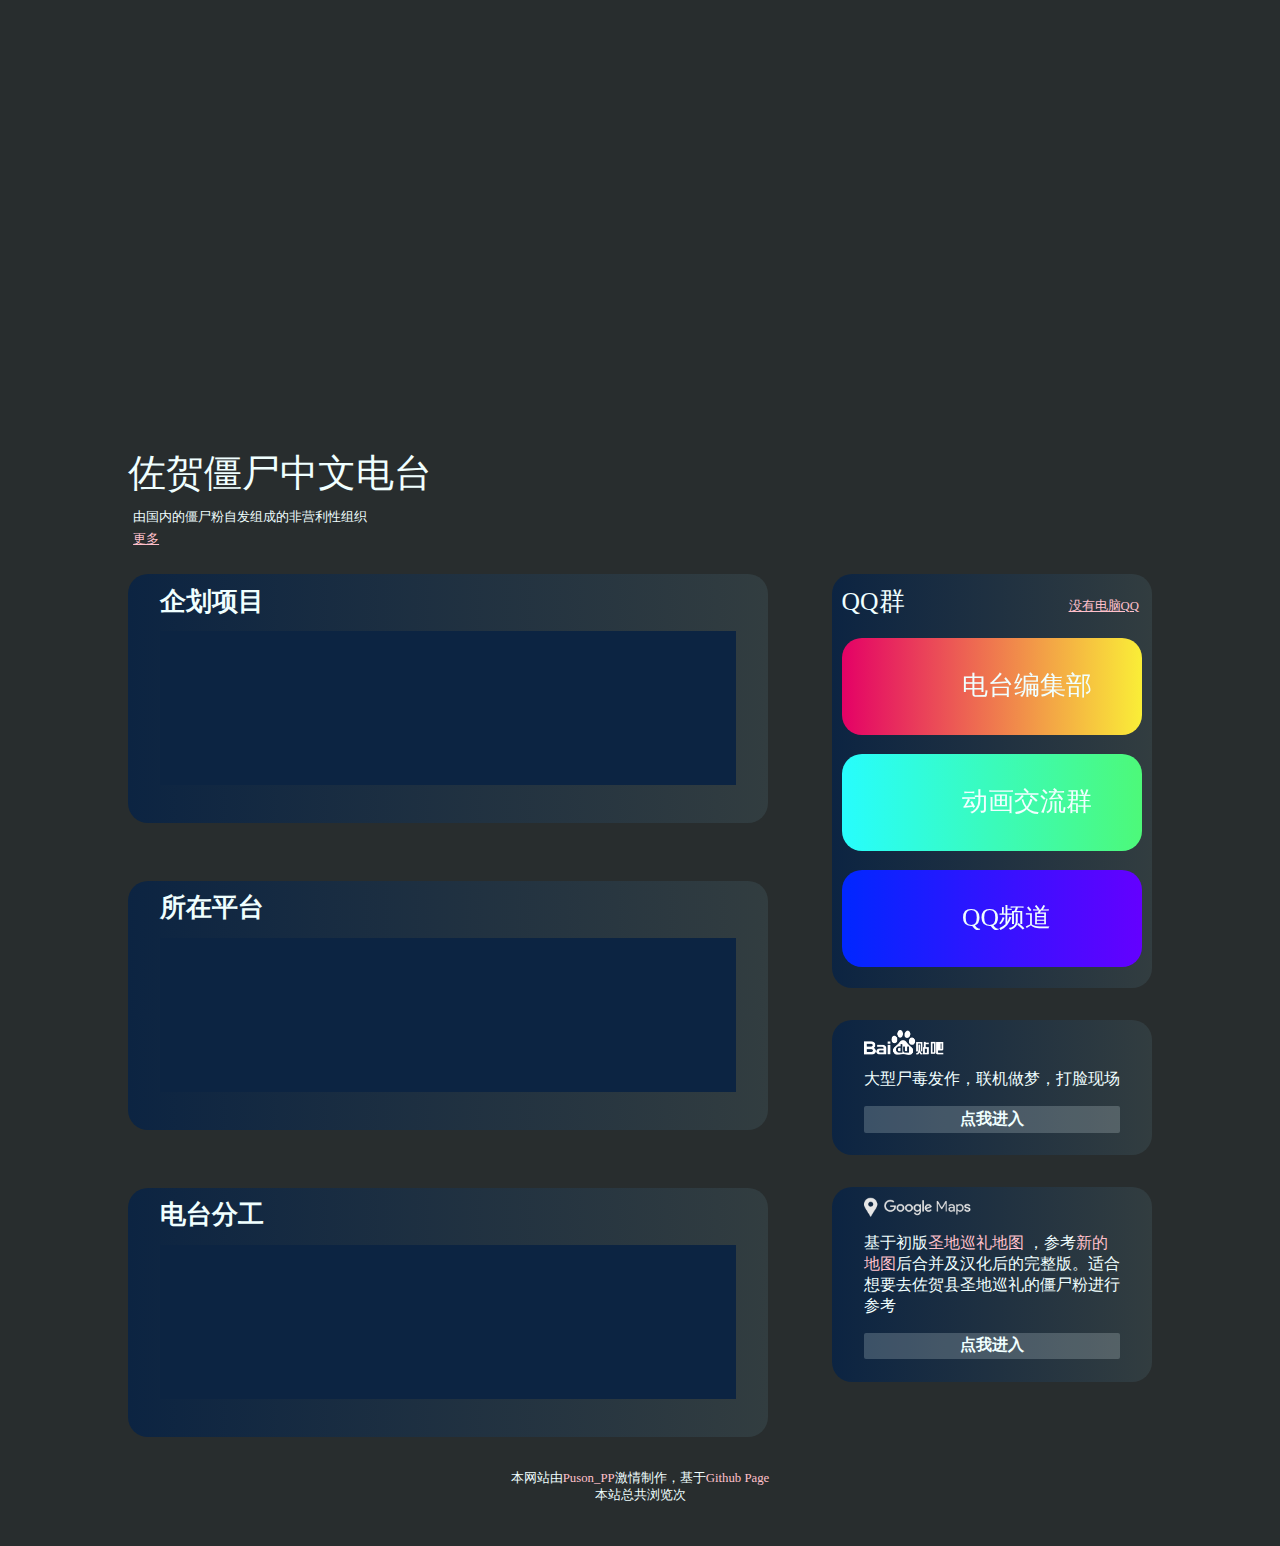
<file: index.html>
<!doctype html>
<html>
<head>
<meta charset="utf-8">
<title>佐贺僵尸中文电台</title>
<meta
      name="description"
      content="我们是国内热爱《佐贺偶像是传奇》的僵尸粉自发组成的非营利性组织，致力于推广和制作更多优秀作品以及衍生作品的汉化。"
    />
 <meta
      name="keywords"
      content="佐贺偶像是传奇,佐贺僵尸中文电台,二次元,动漫,动画,acfun,bilibili,佐贺偶像是传奇卷土重来"
    />
<link rel="icon" href="fm.ico">
<link href="css/main.css" rel="stylesheet" type="text/css" media="screen">
<link href="css/box.css" rel="stylesheet" type="text/css" media="screen">
<link href="css/media.css" rel="stylesheet" type="text/css" media="screen">
<link href="css/media2.css" rel="stylesheet" type="text/css" media="screen">
<link href="css/basic.css" rel="stylesheet" type="text/css" media="screen">
</head>

<body>
	<!--本页面构图存在一定bug，由于时间和技术等关系顾不上修复，请尽量不要改变页面大小。如出现元素错位等问题请刷新页面。网站完善还需要更多技术大佬提供帮助，欢迎加入我们-->
	<div class="opennav">
		<img src="icon/more.png" style="width: 90%;" onclick="opennav()">
	</div>

	</div>
	<div class="layout">
		<div class="title">
			佐贺僵尸中文电台
		</div>
		<div class="content">
			<div class="short">
				由国内的僵尸粉自发组成的非营利性组织
			</div>
			<div class="button1" id="button1">
				更多
			</div>
			<div class="hidden" id="hidden">
				我们致力于推广宣传《佐贺偶像是传奇》相关内容，主要工作内容为跟进官方情报，汉化相关衍生作品，努力使优秀的二创作品不被埋没，并合作企划更多相关作品，促进圈内活力。不会进行任何形式的盈利，欢迎更多的僵尸粉加入我们。一切权力归佐贺偶像是传奇制作委员会所有
			</div>
		</div>
	</div>
	<div class="box">
		<div class="element1" onclick="location='project.html'">
			<div class="ebox">企划项目</div>
			<div class="c1">

			</div>

		</div>
		<div class="element2" onclick="location='platform.html'">
			<div class="ebox">所在平台</div>
			<div class="c2">

			</div>

		</div>
		<div class="element3" onclick="location='group.html'">
			<div class="ebox">电台分工</div>
			<div class="c3">

			</div>

		</div>
	</div>
	<div class="right" id="right">
		<div class="box2">
			<div class="con2">
				<span class="QQ">QQ群</span>
				<img src="icon/close.png" style="width: 15%;" class="close" onclick="closenav()">
				<span class="noqq"><a href="noqq.html" target="_blank" class="none" style="color: pink;"> 没有电脑QQ</a></span>
				<div class="g1" id="g1" title="分享情报趣闻，提出企划或建议" onclick="window.open('https://jq.qq.com/?_wv=1027&k=jf30jM1Z')">
					<div class="g1c" id="g1c">电台编集部</div>
					<div class="g1h" id="g1h">点我进入！</div>
				</div>
				<div class="g2" id="g2" title="僵尸粉的闲聊群" onclick="window.open('https://jq.qq.com/?_wv=1027&k=8wJfUGnG')">
					<div class="g2c" id="g2c">动画交流群</div>
					<div class="g2h" id="g2h">点我进入！</div>
				</div>
				<div class="g3" id="g3" onclick="window.open('https://qun.qq.com/qqweb/qunpro/share?_wv=3&_wwv=12&appChannel=share&inviteCode=1U6AqI&from=246610&biz=ka')">
					<div class="g3c" id="g3c">QQ频道</div>
					<div class="g3h" id="g3h">点我进入！</div>
				</div>
			</div>
		</div>
		<div class="box3">
			<div class="icon">
			<img src="icon/tieba.png" style="width: 25%;">
			</div>
			<div class="ct">
				大型尸毒发作，联机做梦，打脸现场
			</div>
			<div class="enter" onclick="window.open('https://tieba.baidu.com/f?kw=%E4%BD%90%E8%B4%BA%E5%81%B6%E5%83%8F%E6%98%AF%E4%BC%A0%E5%A5%87&fr=index')">
				点我进入
			</div>
		</div>
		<div class="box3">
			<div class="icon">
				<img src="icon/google-map.png" style="width:35%;">
			</div>
			<div class="ct">
				基于初版<a href="https://tieba.baidu.com/p/7430556419" target="_blank" class="none" style="color: pink;">圣地巡礼地图</a> ，参考<a href="https://www.google.com/maps/d/edit?mid=122agRy3VQcb3aOgNXH6-DmJlyol6J9ap&ll=33.492140332336405,129.8217165613678&z=14" target="_blank" class="none" style="color: pink;">新的地图</a>后合并及汉化后的完整版。适合想要去佐贺县圣地巡礼的僵尸粉进行参考
			</div>
			<div class="enter"onclick="window.open('https://www.google.com/maps/d/edit?mid=1FsacmdFbGaTBbop5kMILL-GMqHrAVnYP&usp=sharing')">
				点我进入
			</div>
		</div>
	</div>
	<div class="bottom">
		本网站由<a href="http://pusonpp.com" target="_blank" class="none" style="color: pink;">Puson_PP</a>激情制作，基于<a href="https://github.com/PusonPP/fmzombie.github.io" target="_blank" class="none" style="color: pink;">Github Page</a><br>
		<span id="busuanzi_container_site_pv">本站总共浏览<span id="busuanzi_value_site_pv"></span>次</span>
	</div>
	<script src="js/main.js"></script>
	<script async src="//busuanzi.ibruce.info/busuanzi/2.3/busuanzi.pure.mini.js"></script>
	<!-- Global site tag (gtag.js) - Google Analytics -->
	<script async src="https://www.googletagmanager.com/gtag/js?id=G-MHSDEBBFYJ"></script>
	<script>
	window.dataLayer = window.dataLayer || [];
	function gtag(){dataLayer.push(arguments);}
	gtag('js', new Date());

	gtag('config', 'G-MHSDEBBFYJ');
	</script> 
</body>
</html>
</file>
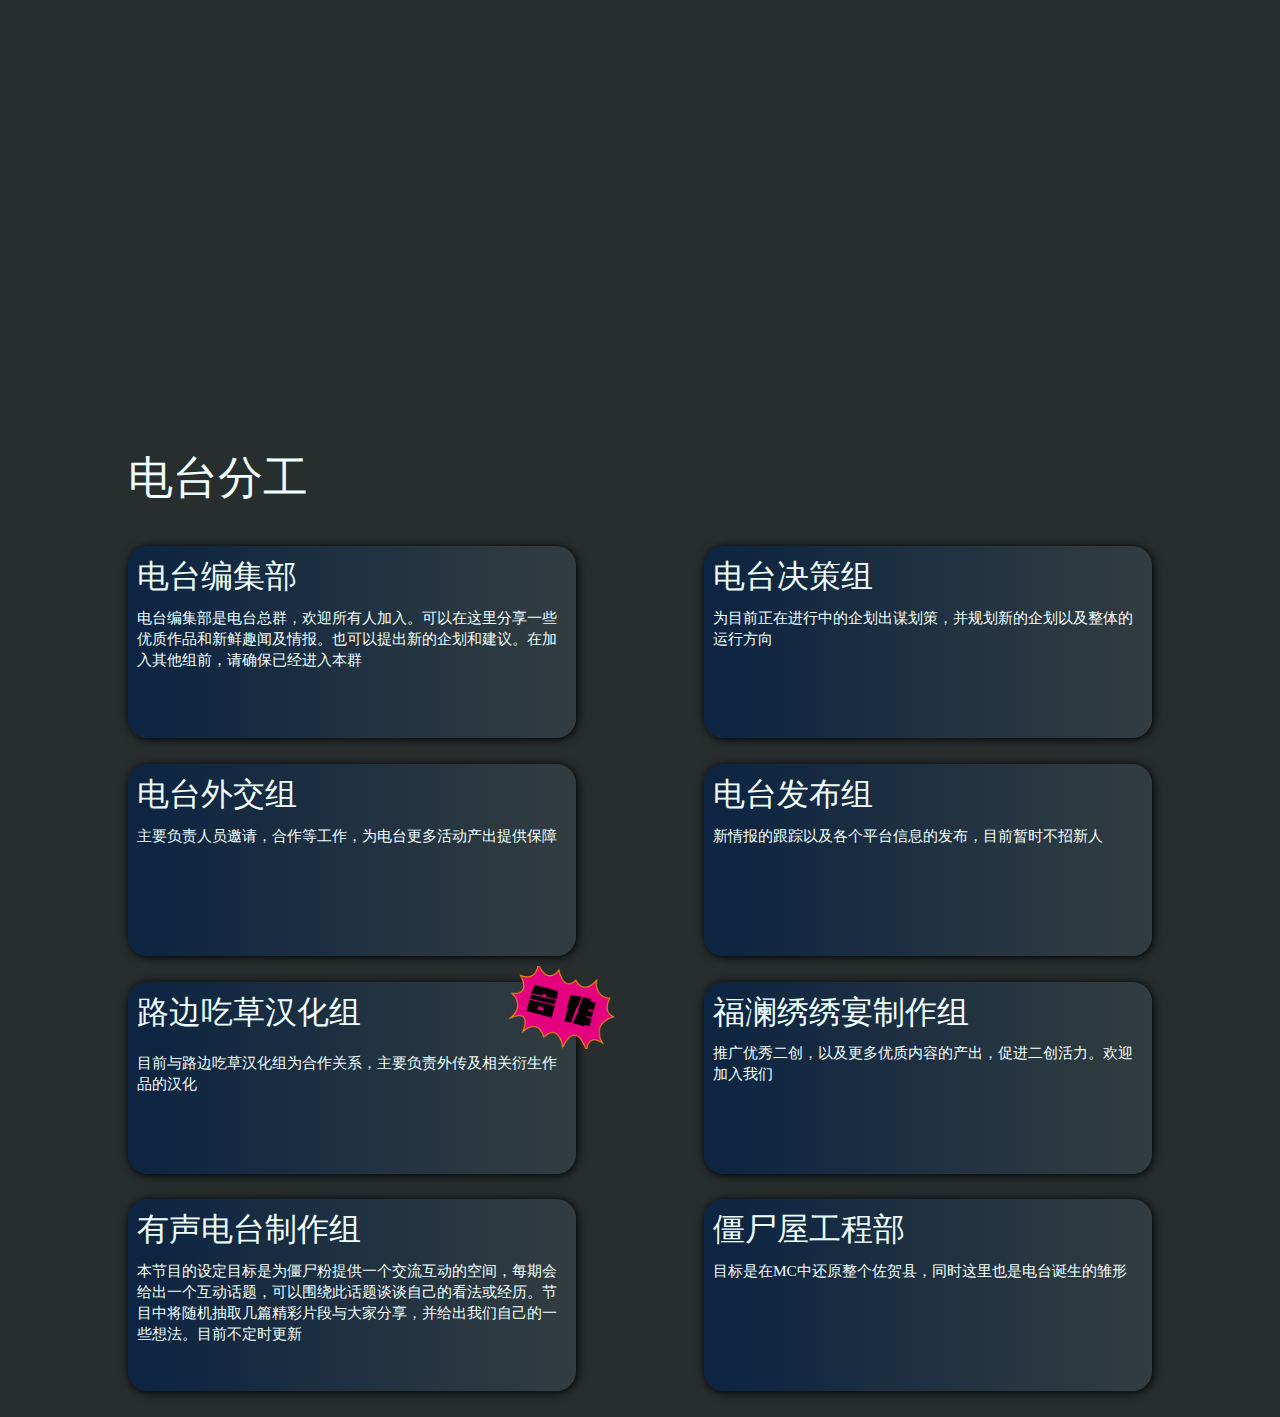
<file: group.html>
<!DOCTYPE html>
<head>
    <meta charset="UTF-8">
    <meta http-equiv="X-UA-Compatible" content="IE=edge">
    <meta name="viewport" content="width=device-width, initial-scale=1.0">
    <title>电台分工</title>
    <link rel="icon" href="fm.ico">
    <link href="css/basic.css" rel="stylesheet" type="text/css" media="screen">
    <link href="css/group.css" rel="stylesheet" type="text/css" media="screen">
    <link href="css/group_media.css" rel="stylesheet" type="text/css" media="screen">
</head>
<body>
    <div class="ti">电台分工</div>
    <div class="g_main1">
        <div class="fmm">
            <div class="group_ti" onclick="window.open('https://jq.qq.com/?_wv=1027&k=R9q0toUq')">电台编集部</div>
            <div class="group_content">电台编集部是电台总群，欢迎所有人加入。可以在这里分享一些优质作品和新鲜趣闻及情报。也可以提出新的企划和建议。在加入其他组前，请确保已经进入本群</div>
        </div>
        <div class="fmm">
            <div class="group_ti" onclick="window.open('https://jq.qq.com/?_wv=1027&k=wOHdRAoT')">电台外交组</div>
            <div class="group_content">主要负责人员邀请，合作等工作，为电台更多活动产出提供保障</div>
        </div>
        <div class="fmm">
            <div class="group_ti" style="display: inline-block;">路边吃草汉化组</div>
            <img src="icon/work.png" class="work">
            <div class="group_content" style="padding-top: 0%;">目前与路边吃草汉化组为合作关系，主要负责外传及相关衍生作品的汉化</div>
        </div>
        <div class="fmm">
            <div class="group_ti" onclick="window.open('https://jq.qq.com/?_wv=1027&k=NGJlKIWe')">有声电台制作组</div>
            <div class="group_content">本节目的设定目标是为僵尸粉提供一个交流互动的空间，每期会给出一个互动话题，可以围绕此话题谈谈自己的看法或经历。节目中将随机抽取几篇精彩片段与大家分享，并给出我们自己的一些想法。目前不定时更新</div>
        </div>
    </div>
    <div class="g_main2">
        <div class="fmm" onclick="window.open('https://jq.qq.com/?_wv=1027&k=VEru2hox')">
            <div class="group_ti">电台决策组</div>
            <div class="group_content">为目前正在进行中的企划出谋划策，并规划新的企划以及整体的运行方向</div>
        </div>
        <div class="fmm">
            <div class="group_ti">电台发布组</div>
            <div class="group_content">新情报的跟踪以及各个平台信息的发布，目前暂时不招新人</div>
        </div>
        <div class="fmm">
            <div class="group_ti" onclick="window.open('https://jq.qq.com/?_wv=1027&k=0jcsfdU2')">福澜绣绣宴制作组</div>
            <div class="group_content">推广优秀二创，以及更多优质内容的产出，促进二创活力。欢迎加入我们</div>
        </div>
        <div class="fmm">
            <div class="group_ti" onclick="window.open('https://jq.qq.com/?_wv=1027&k=8lH7BtqQ')">僵尸屋工程部</div>
            <div class="group_content">目标是在MC中还原整个佐贺县，同时这里也是电台诞生的雏形</div>
        </div>
    </div>
</body>
</html>
</file>
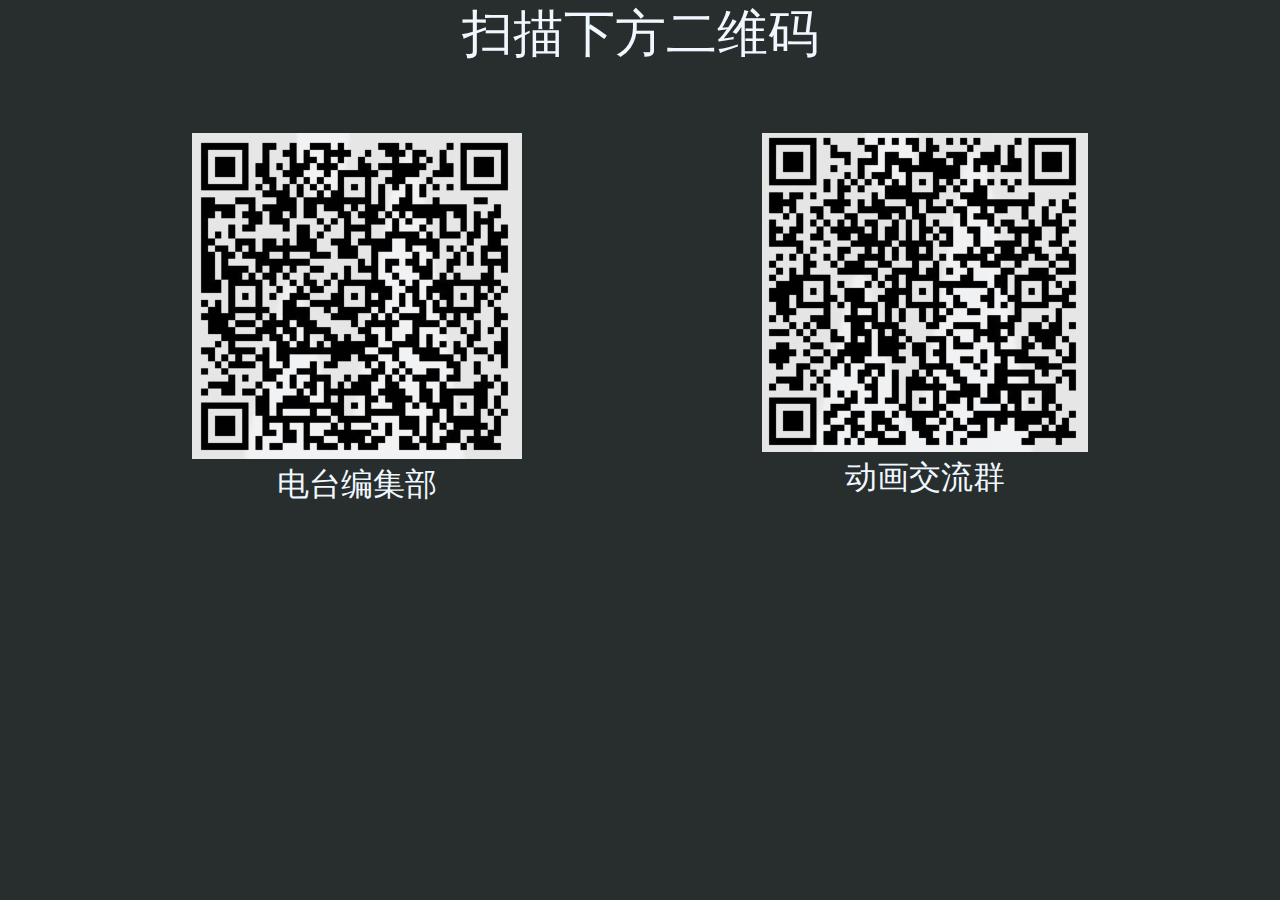
<file: noqq.html>
<!DOCTYPE html>
<html>
<head>
    <meta charset="UTF-8">
    <meta http-equiv="X-UA-Compatible" content="IE=edge">
    <meta name="viewport" content="width=device-width, initial-scale=1.0">
    <link href="css/noqq.css" rel="stylesheet" type="text/css" media="screen">
    <title>没有电脑QQ</title>
    <link rel="icon" href="fm.ico">
</head>
<body>
     <div class="ti">扫描下方二维码</div>
     <div class="qrleft">
         <div class="ig">
             <img src="icon/QR_FM.png">
         </div>
         <div class="wrd">电台编集部</div>
     </div>
     <div class="qrright">
        <div class="ig">
            <img src="icon/QR_zom.png">
        </div>
        <div class="wrd">动画交流群</div>
    </div>
</body>
</html>
</file>
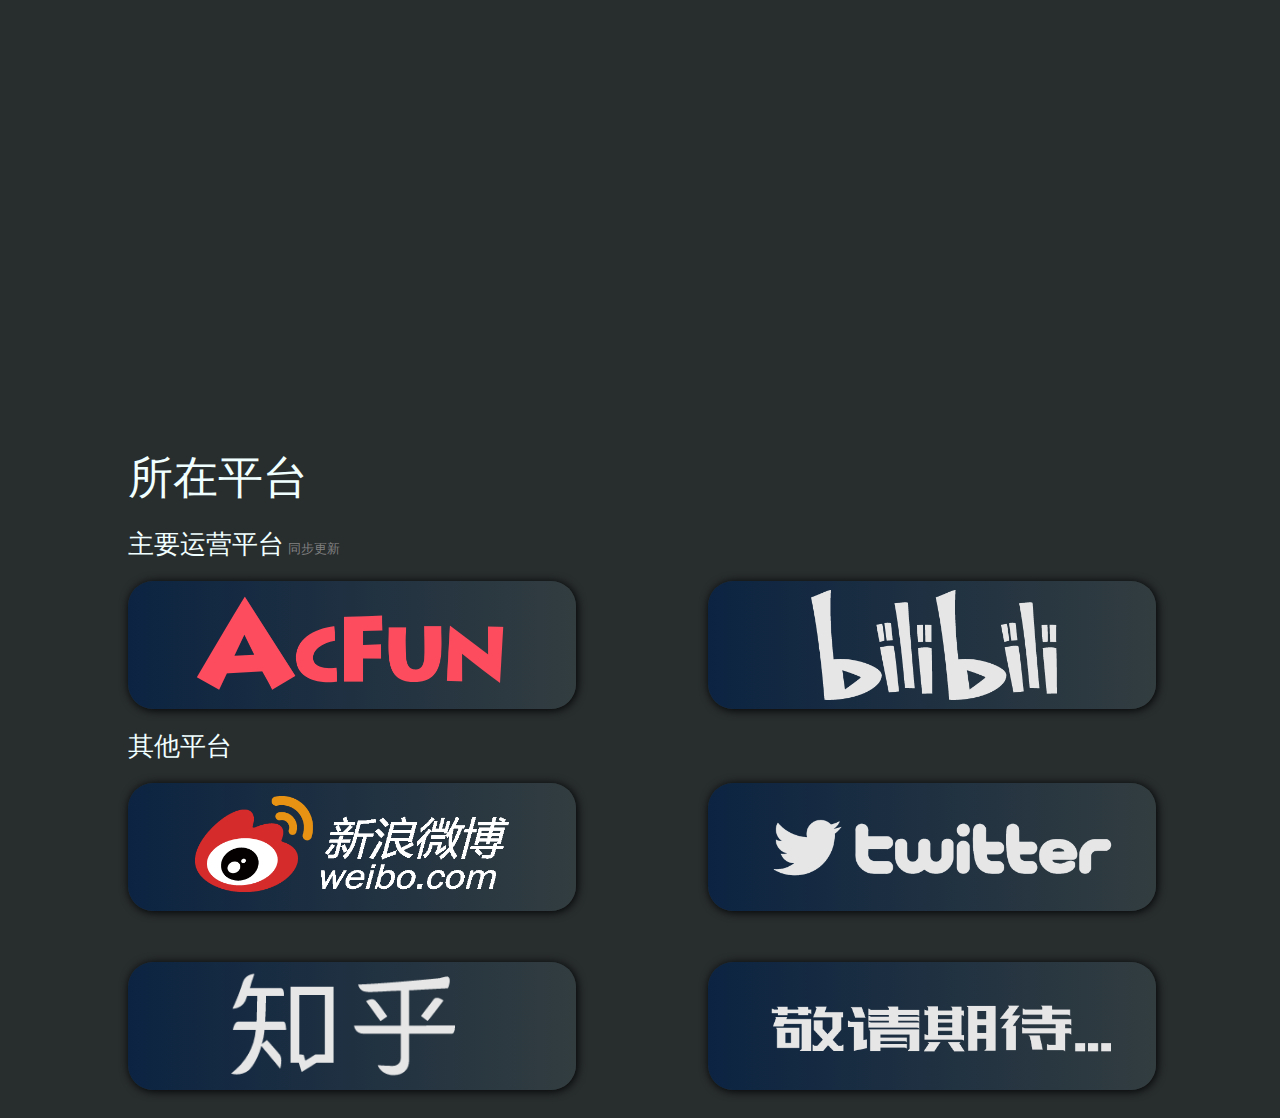
<file: platform.html>
<!DOCTYPE html>
<head>
    <meta charset="UTF-8">
    <meta http-equiv="X-UA-Compatible" content="IE=edge">
    <meta name="viewport" content="width=device-width, initial-scale=1.0">
    <title>所在平台</title>
    <link rel="icon" href="fm.ico">
    <link href="css/basic.css" rel="stylesheet" type="text/css" media="screen">
    <link href="css/platform.css" rel="stylesheet" type="text/css" media="screen">
    <link href="css/platform_media.css" rel="stylesheet" type="text/css" media="screen">
</head>
<body>
    <div class="ti">所在平台</div>
    <div class="pl_ma">主要运营平台</div>
    <div class="pl_no">同步更新</div>
    <div class="pl_mo">
        <div class="pl_module" onclick="window.open('https://www.acfun.cn/u/57474410')">
            <img src="icon/acfun.png" class="acfun">
        </div>
        <div class="pl_module" onclick="window.open('https://space.bilibili.com/1768112303')">
            <img src="icon/bilibili.png" class="bilibili">
        </div>
    </div>
    <div class="pl_ma">其他平台</div>
    <div class="pl_mo">
        <div class="pl_module" onclick="window.open('https://weibo.com/u/6280212270')">
            <img src="icon/weibo.png" class="weibo">
        </div>
        <div class="pl_module" onclick="window.open('https://twitter.com/FM_ZOMBIE')">
            <img src="icon/twitter.png" class="twitter">
        </div>
    </div>
    <div class="pl_mo" style="margin-top: 4%; margin-bottom: 2%;">
        <div class="pl_module" onclick="window.open('https://www.zhihu.com/people/FMZOMBIE')">
            <img src="icon/zhihu.png" class="zhihu">
        </div>
        <div class="pl_module">
            <img src="icon/moto.png" class="moto">
        </div>
    </div>
</body>
</html>
</file>
<file: css/main.css>
@charset "utf-8";
/* CSS Document */
*{
	padding: 0%;
	margin: 0%;
}
a{ 
    text-decoration:none;
}
body{
	background-color: #282D2E;
	background-image: url("https://s2.loli.net/2022/04/03/My5qZGbfY4UheHa.png");
	background-repeat: no-repeat;
	background-size: 100%;
	background-position: 0% 0%;
}
.layout{
	padding-left: 10%;
	padding-right: 10%;
	padding-top: 35%;
}
.title{
	color: azure;
	font-size: 3vw;
	font-family: "SThupo";
}
.content{
	color: azure;
	padding-top: 1%;
	padding-left: 0.5%;
	font-size: 1vw;
}
.button1{
	padding-top: 0.5%;
	width: fit-content;
	cursor: pointer;
	color: pink;
	text-decoration: underline;
}
.hidden{
	padding-top: 0.5%;
	display: none;
}
.opennav{
	display: none;
	position: absolute;
	padding-left: 90%;
	top: 0%;
}
.close{
	display: none;
}
</file>
<file: css/box.css>
/* 左侧栏 */
.box{
    float: left;
    position: relative;
    left: 10%;
    width: 50%;
    margin-top: 2%;
    margin-bottom: 2%;
    padding-bottom: 2%;
}
.element1, .element2, .element3{
    position: inherit;
    width: auto;
    padding-bottom: 8%;
    background-color: #0c2442;
    background-image: linear-gradient(to right,#0c2442, #323d40);
    border-radius: 20px;
    margin-bottom: 9%;
    cursor: pointer;
}
.element1:hover{
    -moz-box-shadow: 10px 10px 5px black; 
    box-shadow: 1px 10px 10px black;
}
.element2:hover{
    -moz-box-shadow: 10px 10px 5px black; 
    box-shadow: 1px 10px 10px black;
}
.element3:hover{
    -moz-box-shadow: 10px 10px 5px black; 
    box-shadow: 1px 10px 10px black;
}
.ebox{
    color: azure;
    position: relative;
    left: 5%;
    font-size: 2vw;
    padding-top: 1.5%;
    font-family:"STHeiti";
    font-weight: 600;
}
.c1, .c2, .c3{
    position: relative;
    width: 90%;
    top: 1vmax;
    left: 2.5vmax;
    padding-bottom: 24%;
    background-repeat: no-repeat;
    background-size: 101% 101%;
    background-color: #0c2442;
}

.c1{
    background-image: url('https://s2.loli.net/2022/04/03/RcmviWlzTBJtYh3.png');
}
.c2{
    background-image: url('https://s2.loli.net/2022/04/03/y5Ksb9iM7xGpejB.png');
}
.c3{
    background-image: url('https://s2.loli.net/2022/04/03/auW6BXO8ClJqL4n.png');
}
/* 右侧栏 */
.right{
    float: right;
    position: relative;
    right: 10%;
    width: 25%;
    margin-top: 2%;
    margin-bottom: 2%;
    padding-bottom: 0.5%;
    border-radius: 20px;
}
.box2{
    position: relative;
    margin-bottom: 5%;
    padding-bottom: 6.5%;
    border-radius: 20px;
    background-image: linear-gradient(to right,#0c2442, #323d40);
    overflow: hidden;
}
.con2{
    position: relative;
    padding-top: 3%;
    left: 3%;
}
.QQ{
    color: azure;
    font-size: 2vw;
}
.noqq{
    position: relative;
    right: -50%;
    color: pink;
    font-size: 1vw;
    text-decoration: underline;
    cursor: pointer;
}
.g1, .g2, .g3{
    position: relative;
    margin-top: 6%;
    width: 94%;
    padding-bottom: 10%;
    border-radius: 20px;
    cursor: pointer;
    filter: brightness(100%);
}
.g1{
    background: url(https://s2.loli.net/2022/04/03/iWPKkD52C18LHzZ.png) left center no-repeat,linear-gradient(to right, #e40166, #faee37);
    background-size: contain;
}
.g2{
    background: url(https://s2.loli.net/2022/04/03/qadklrhDLIc2Tn4.png) left center no-repeat,linear-gradient(to right, #27FDFD, #4DF979);
    background-size: contain;
}
.g3{
    background: url(https://s2.loli.net/2022/04/03/kSE5BF3qUMZmcIe.png) left center no-repeat,linear-gradient(to right, #0027FF, #6400FF);
    background-size: contain;
}
.g1:hover{
    filter: brightness(120%);
    box-shadow: 1px 1px 10px black;

}
.g2:hover{
    filter: brightness(120%);
    box-shadow: 1px 1px 10px black;

}
.g3:hover{
    filter: brightness(120%);
    box-shadow: 1px 1px 10px black;

}
.g1h,.g2h,.g3h{
    display: none;
    position: relative;
    left: 40%;
    padding-top: 10%;
    font-size: 2vw;
    color: azure;
    font-weight: 500;
}
.g1c,.g2c,.g3c{
    position: relative;
    left: 40%;
    padding-top: 10%;
    font-size: 2vw;
    color: azure;
    font-weight: 500;
}
.box3{
    margin-top: 10%;
    position: relative;
    margin-bottom: 5%;
    padding-bottom: 7%;
    border-radius: 20px;
    background-image: linear-gradient(to right,#0c2442, #323d40);
}
.icon{
    position: relative;
    padding-top: 3%;
    left: 10%;
}
.ct{
    position: relative;
    width: 80%;
    left: 10%;
    margin-top: 3%;
    color: azure;
}
.enter{
    position: relative;
    width: 80%;
    left: 10%;
    background-color: rgba(240,255,255,0.2);
    margin-top: 5%;
    padding-bottom: 1%;
    padding-top: 0.8%;
    text-align: center;
    border-radius: 2px;
    cursor: pointer;
    color: azure;
    font-weight: 600;
}
.enter:hover{
    background-color: rgba(240,255,255,0.7); 
    font-weight: 900;
}
.bottom{
    position: absolute;
    margin-top: 72%;
    width: 100%;
    text-align: center;
    color: azure;
    font-size: 1vw;
}
</file>
<file: css/media.css>
@media screen and (max-width:800px){
    .layout{
        padding-top: 30%;
    }
    .title{
        font-size: 6vw;
    }
    .content{
        font-size: 2.5vw;
    }
    .box{
        float: none;
        position: relative;
        left: 10%;
        width: 80%;
        margin-top: 2%;
        margin-bottom: 2%;
        padding-bottom: 2%;
    }
    .element1, .element2, .element3{
        position: inherit;
        width: auto;
        padding-bottom: 5%;
        background-color: #0c2442;
        background-image: linear-gradient(to right,#0c2442, #323d40);
        border-radius: 20px;
        margin-bottom: 3%;
        cursor: pointer;
    }
    .ebox{
        font-size: 3vw;
    }
    .right{
        display: block;
        float: none;
        position: fixed;
        top: 0%;
        right: 0%;
        width: 0%;
        height: 100%;
        border-radius: 0px;
        margin-top: 0%;
        background-image: linear-gradient(to right,#0c2442, #323d40);
        margin-bottom: 0%;
        transition: 0.3s;
    }
    .box2{
        border-radius: 0px;
        margin-bottom: 0%;
    }
    .box3{
        margin-top: 0%;
        border-radius: 0px;
        margin-bottom: 0%;
    }
    .noqq{
        display: none;
    }
    .c1, .c2, .c3{
        position: relative;
        width: 90%;
        top: 0.5vmax;
        left: 3.5vmax;
        padding-bottom: 16%;
        background-repeat: no-repeat;
        background-size: 100% 130%;
        background-color: #0c2442;
        background-position: 0% 70%;
    }
    .bottom{
        margin-top: 0%;
        font-size: 2.5vw;
    }
    .opennav{
        display: block;
        position: relative;
        top: 0%;
        right: 0%;
    }
    .QQ{
        font-size: 4.5vw;
    }
    .close,.QQ{
        display: inline-block;
    }
    .close{
        position: relative;
        right: 0%;
        margin-left: 50%;
    }
}
@media screen and (min-width:801px) and (max-width:1100px){
    .layout{
        padding-left: 4%;
    }
    .title{
        font-size: 5vw;
    }
    .content{
        font-size: 2vw;
    }
    .box{
        left: 4%;
        width: 53%;
    }
    .right{
        right: 4%;
        width: 37%;
    }
    .bottom{
        margin-top: 85%;
        font-size: 2vw;
    }
}
</file>
<file: css/media2.css>
@media screen and (max-device-width:800px){
    .layout{
        padding-top: 30%;
    }
    .title{
        font-size: 6vw;
    }
    .content{
        font-size: 2.5vw;
    }
    .hidden{
        font-size: 2.114514vw;
    }
    .box{
        float: none;
        position: relative;
        left: 10%;
        width: 80%;
        margin-top: 2%;
        margin-bottom: 2%;
        padding-bottom: 2%;
    }
    .element1, .element2, .element3{
        position: inherit;
        width: auto;
        padding-bottom: 5%;
        background-color: #0c2442;
        background-image: linear-gradient(to right,#0c2442, #323d40);
        border-radius: 20px;
        margin-bottom: 3%;
        cursor: pointer;
    }
    .ebox{
        font-size: 3vw;
    }
    .right{
        display: block;
        float: none;
        position: fixed;
        top: 0%;
        right: 0%;
        width: 0%;
        height: 100%;
        border-radius: 0px;
        margin-top: 0%;
        background-image: linear-gradient(to right,#0c2442, #323d40);
        margin-bottom: 0%;
        transition: 0.3s;
    }
    .box2{
        border-radius: 0px;
        margin-bottom: 0%;
    }
    .box3{
        margin-top: 0%;
        border-radius: 0px;
        margin-bottom: 0%;
    }
    .noqq{
        display: none;
    }
    .c1, .c2, .c3{
        position: relative;
        width: 90%;
        top: 0.5vmax;
        left: 3vmax;
        padding-bottom: 16%;
        background-repeat: no-repeat;
        background-size: 100% 130%;
        background-color: #0c2442;
        background-position: 0% 70%;
    }
    .bottom{
        margin-top: 0%;
        font-size: 2.5vw;
    }
    .opennav{
        display: block;
        position: relative;
        top: 0%;
        right: 0%;
    }
    .QQ{
        font-size: 4.5vw;
    }
    .close,.QQ{
        display: inline-block;
    }
    .close{
        position: relative;
        right: 0%;
        margin-left: 50%;
    }
}
@media screen and (min-device-width:801px) and (max-width:1100px){
    .layout{
        padding-left: 4%;
    }
    .title{
        font-size: 5vw;
    }
    .content{
        font-size: 2vw;
    }
    .box{
        left: 4%;
        width: 53%;
    }
    .right{
        right: 4%;
        width: 37%;
    }
    .bottom{
        margin-top: 85%;
        font-size: 2vw;
    }
}
</file>
<file: css/basic.css>
*{
    margin: 0%;
    padding: 0%;
}
.ti{
    padding-left: 10%;
    padding-top: 35%;
    color: azure;
    font-size: 3.5vw;
    font-family: 'SThupo';
}
.none{
    text-decoration: none !important;
}
.back{
    position: relative;
    top: 0%;
    left: 0%;
    cursor: pointer;
}
</file>
<file: css/group.css>
body{
	background-color: #282D2E;
    background-image: url("https://s2.loli.net/2022/04/03/9UnxZAEf2DGLdHF.png");
	background-repeat: no-repeat;
	background-size: 100%;
	background-position: 0% 0%;
}
.g_main1{
	float: left;
	width: 35%;
	height: 68vw;
	margin-left: 10%;
	margin-top: 3%;
}
.g_main2{
	float: right;
	width: 35%;
	height: 68vw;
	margin-right: 10%;
	margin-top: 3%;
}
.fmm{
	height: 15vw;
	width: auto;
	background-image: linear-gradient(to right,#0c2442, #323d40);
	border-radius: 20px;
	margin-bottom: 2vw;
	box-shadow: 1px 1px 10px black;
	cursor: pointer;
}
.fmm:hover{
	box-shadow: 2px 2px 15px black;
}
.group_ti{
	padding-top: 2%;
	padding-left: 2%;
	color: azure;
	font-size: 2.5vw;
}
.work{
	width: 24%;
	display: inline-block;
	margin-left: 85%;
	margin-top: -17%;
}
.group_content{
	padding-top: 2%;
	padding-left: 2%;
	color: azure;
	font-size: 1.2vw;
	padding-right: 2%;
}
</file>
<file: css/group_media.css>
@media screen and (max-device-width:800px){
    .ti{
        padding-left: 5%;
        font-size: 8vw;
    }
    .g_main1{
        margin-left: 5%;
        width: 42.5%;
        height: 140vw;
        margin-top: 5%;
    }
    .g_main2{
        margin-right: 5%;
        width: 42.5%;
        height: 140vw;
        margin-top: 5%;
    }
    .fmm{
        height: 30vw;
        margin-bottom: 5vw;
    }
    .group_ti{
        padding-top: 5%;
        padding-left: 5%;
        font-size: 5vw;
    }
    .group_content{
        padding-top: 3%;
        padding-left: 5%;
        font-size: 2.3vw;
        padding-right: 5%;
    }
    .work{
        width: 29%;
        display: inline-block;
        margin-left: 85%;
        margin-top: -96%;
    }
}
</file>
<file: css/noqq.css>
*{
	padding: 0%;
	margin: 0%;
}
.ti{
    text-align: center;
    font-size: 4vw;
    color: aliceblue;
}
body{
	background-color: #282D2E;
	background-image: url("https://s2.loli.net/2022/04/03/My5qZGbfY4UheHa.png");
	background-repeat: no-repeat;
	background-size: 100%;
	background-position: 0% 0%;
}
.qrleft{
    float: left;
    padding-left: 15%;
    margin-top: 5%;
}
.wrd{
    text-align: center;
    color: aliceblue;
    font-size: 2.5vw;
}
.qrright{
    float: right;
    padding-right: 15%;
    margin-top: 5%;
}
.ig:hover{
    box-shadow: 1px 1px 10px black;
}
</file>
<file: css/platform.css>
body{
	background-color: #282D2E;
    background-image: url("https://s2.loli.net/2022/04/03/2uytcYkr8VlGIzH.png");
	background-repeat: no-repeat;
	background-size: 100%;
	background-position: 0% 0%;
}
.pl_ma{
    margin-left: 10%;
    margin-top: 1.5%;
    font-size: 2vw;
    color: azure;
    display: inline-block;
}
.pl_no{
    margin-top: 2%;
    font-size: 1vw;
    color: gray;
    display: inline-block;
}
.pl_mo{
    margin-top: 1.5%;
}
.pl_module{
    margin-left: 10%;
    width: 35%;
    height: 10vw;
    background-image: linear-gradient(to right,#0c2442, #323d40);
    border-radius: 25px;
    display: inline-block;
    vertical-align: top;
    box-shadow: 1px 1px 10px black;
    cursor: pointer;
}
.pl_module:hover{
    box-shadow: 1px 1px 20px pink;
}
.acfun{
    width: 70%;
    margin-left: 15%;
    margin-top: 3%;
}
.bilibili{
    width: 55%;
    margin-left: 23%;
    margin-top: 2%;
}
.weibo{
    width: 70%;
    margin-left: 15%;
    margin-top: 3%;
}
.twitter{
    width: 80%;
    margin-left: 12%;
    margin-top: -6%;
}
.zhihu{
    width: 50%;
    margin-left: 23%;
    margin-top: -6%;
}
.moto{
    width: 80%;
    margin-left: 12%;
    margin-top: 7.5%;
}
</file>
<file: css/platform_media.css>
@media screen and (max-device-width:800px){
    .ti{
        font-size: 8vw;
        padding-left: 5%;
    }
    .pl_ma{
        font-size: 4vw;
        margin-top: 4vw;
        margin-left: 5%;
    }
    .pl_no{
        font-size: 2vw;
        margin-top: 4vw;
    }
    .pl_mo{
        margin-top: 3vw;
    }
    .pl_module{
        width: 42.5%;
        height: 20vw;
        margin-left: 5%;
    }
    .acfun{
        width: 80%;
        margin-left: 8%;
        margin-top: 9%;
    }
    .bilibili{
        width: 70%;
        margin-left: 14%;
        margin-top: 7%;
    }
    .weibo{
        width: 85%;
        margin-left: 6%;
        margin-top: 8%;
    }
    .twitter{
        width: 90%;
        margin-left: 6%;
        margin-top: 0%;
    }
    .zhihu{
        width: 60%;
        margin-left: 18%;
        margin-top: -1%;
    }
    .moto{
        width: 90%;
        margin-left: 5%;
        margin-top: 15%;
    }
}
</file>
